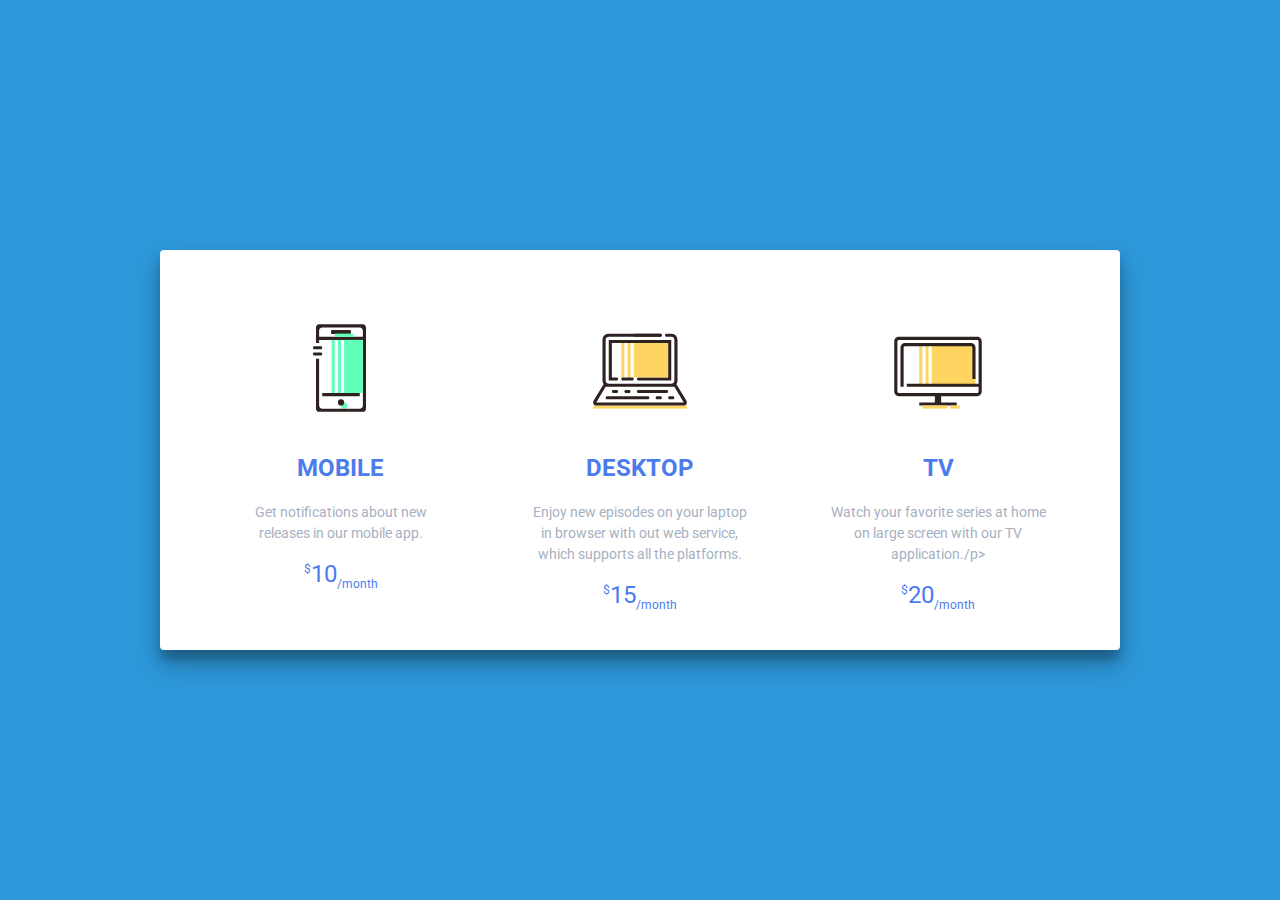
<file: tasks/day-001/index.html>
<!DOCTYPE html>
<html lang="en">
<head>
  <meta charset="UTF-8">
  <meta name="viewport" content="width=device-width, initial-scale=1.0">
  <meta http-equiv="X-UA-Compatible" content="ie=edge">
  <title>Loop 1 - Step 1</title>
  <link href="https://fonts.googleapis.com/css?family=Roboto:400,500,700" rel="stylesheet">
  <link rel="stylesheet" href="./styles.css" />
</head>
<body>
  <main class="container">
    <div class="card">
      <div class="plan">
        <div class="plan__img" ><img src="img/device.svg" height="100" width="100" alt="mobile image" /></div>
        <h2 class="plan__title">Mobile</h2>
        <p class="plan__description">Get notifications about new releases in our mobile app.</p>
        <div class="plan__price"><sup>$</sup>10<sub>/month</sub></div>
      </div>
      <div class="plan">
        <div class="plan__img"><img src="img/laptop.svg" height="100" width="100" alt="mobile image" /></div>
        <h2 class="plan__title">Desktop</h2>
        <p class="plan__description">Enjoy new episodes on your laptop in browser with out web service, which supports all the platforms.</p>
        <div class="plan__price"><sup>$</sup>15<sub>/month</sub></div>
      </div>
      <div class="plan">
        <div class="plan__img"><img src="img/monitor.svg" height="100" width="100" alt="mobile image" /></div>
        <h2 class="plan__title">TV</h2>
        <p class="plan__description">Watch your favorite series at home on large screen with our TV application./p>
        <div class="plan__price"><sup>$</sup>20<sub>/month</sub></div>
      </div>
    </div>
  </main>
</body>
</html>
</file>
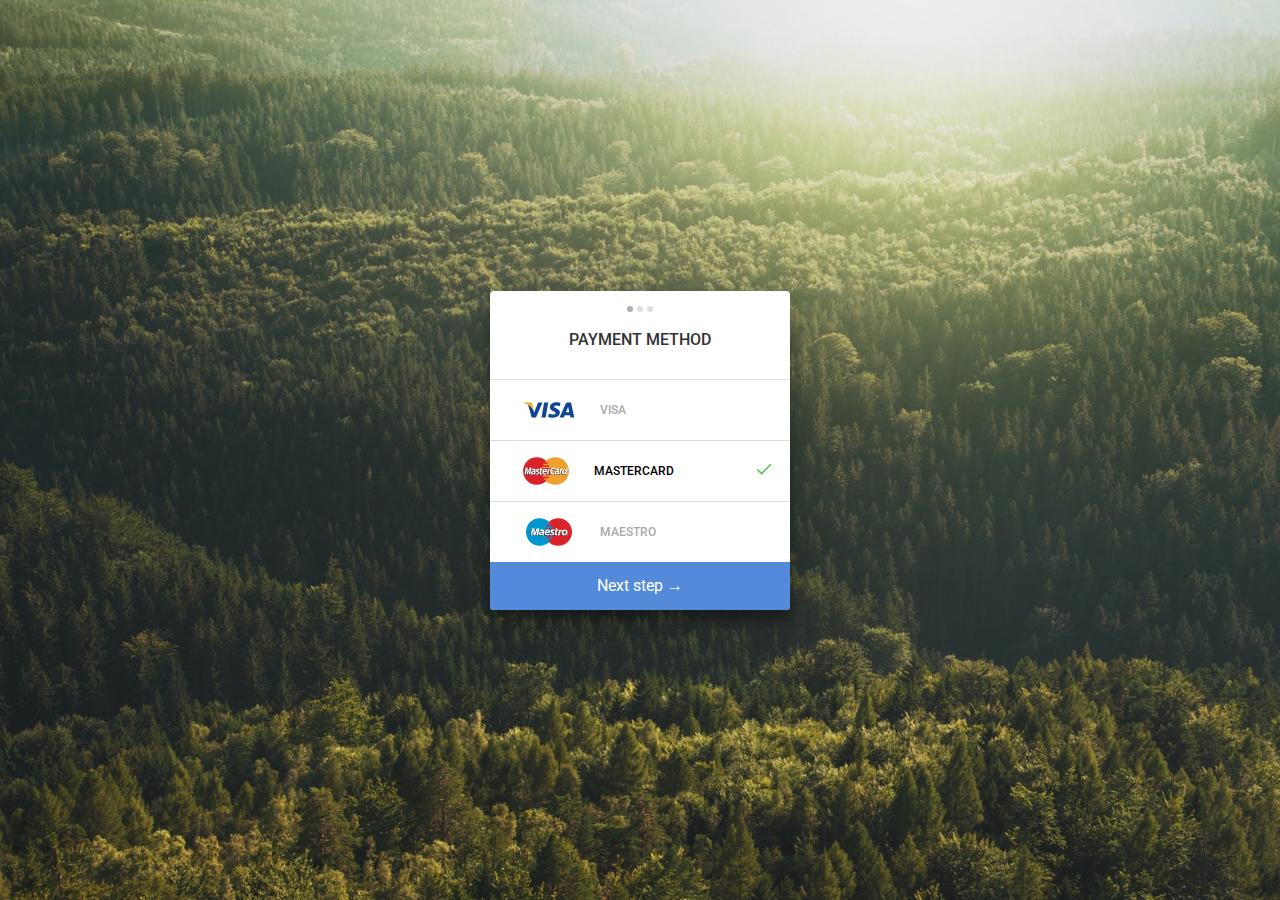
<file: tasks/day-002/index.html>
<!DOCTYPE html>
<html lang="en">
<head>
  <meta charset="UTF-8">
  <meta name="viewport" content="width=device-width, initial-scale=1.0">
  <meta http-equiv="X-UA-Compatible" content="ie=edge">
  <title>Loop 1 - Step 2</title>
  <link href="https://fonts.googleapis.com/css?family=Roboto:400,500,700" rel="stylesheet">
  <link rel="stylesheet" href="./styles.css" />
</head>
<body>
  <main class="container">
    <section class="card">
      <header class="header">
        <div class="dots"><span class="dot"></span><span class="dot"></span><span class="dot"></span></div>
        <h1 class="title">Payment method</h1>
      </header>
      <ul class="payments">
        <li class="payment-card"><img class="card-logo" src="img/visa.svg" height="36" width="36" alt=""><span class="card-text">Visa</span></li>
        <li class="payment-card payment-card-active"><img class="card-logo" src="img/mastercard.svg" height="36" width="36" alt=""><span class="card-text">Mastercard</span><span class="is-check"><img src="img/check.svg" height="20px" width="20px" alt=""></span></li>
        <li class="payment-card"><img class="card-logo" src="img/maestro.svg" height="36" width="36" alt=""><span class="card-text">Maestro</span></li>
      </ul>
      <footer class="footer">
        <a class="button" href="#">Next step →</a>
      </footer>
    </section>
      
  </main>
</body>
</html>
</file>
<file: tasks/day-001/styles.css>
*, *:before, *:after {
  box-sizing: border-box;
}

html, body {
  height: 100%;
  padding: 0;
  margin: 0;
  font-family: Roboto;
}

.container {
  background-color: #2d98da;
  width: 100%;
  height: 100%;
  display: flex;
  justify-content: center;
  align-items: center;
}

.card {
  display: flex;
  width: 100%;
  height: 400px;
  max-width: 960px;
  background-color: #fff;
  border-radius: 4px;
  box-shadow: 0 14px 28px rgba(0, 0, 0, 0.25), 0 10px 10px rgba(0, 0, 0, 0.22);
  padding: 32px;
}

.plan {
  padding: 36px;
  flex-grow: 1;
  flex-basis: 0;
  border-right:1px solid #fff;
  border-radius: 4px;
  display: flex;
  flex-direction: column;
  align-items: center;
  text-align: center;
}

.plan:hover {
  background-color: rgba(165, 177, 194, 0.1);
  cursor: pointer;
}

.plan__title {
  text-transform: uppercase;
  color: rgba(75, 123, 236,1.0);
  font-size: 24px;
  margin: 36px 0 8px 0;
}

.plan__img {
  height: 100px;
  width: 100px;
}

.plan__description {
  margin: 12px 0;
  line-height: 1.5;
  font-size: 14px;
  color: rgba(165, 177, 194, 1);
  margin-bottom: 16px;
}

.plan__price {
  color: rgba(75, 123, 236,1.0);
  font-size: 24px;
}

.plan__price sub, .plan__price sup {
  font-size: 12px;
}
</file>
<file: tasks/day-002/styles.css>
*, *:before, *:after {
  box-sizing: border-box;
}

html, body {
  height: 100%;
  padding: 0;
  margin: 0;
  font-family: 'Roboto';
}

.container {
  height: 100%;
  width: 100%;
  background-image: url("img/background.jpg");
  background-size: cover;
  background-position: center center;
  background-repeat: no-repeat;
  display: flex;
  justify-content: center;
  align-items: center;
}

.card {
  background-color: #fff;
  width: 300px;
  display: flex;
  flex-direction: column;
  overflow: hidden;
  border-radius: 4px;
  box-shadow: 0 14px 28px rgba(0, 0, 0, 0.25), 0 10px 10px rgba(0, 0, 0, 0.22);
}

.dots {
  margin-bottom: 14px;
}

.dot {
  border-radius: 50%;
  width: 6px;
  height: 6px;
  display: inline-block;
  background-color: rgb(222, 222, 222);
  margin: 0 2px;
}

.dot:first-child {
  background-color: rgb(175, 175, 175);
}

.header {
  padding-bottom: 30px;
  padding-top: 6px;
  display: flex;
  flex-direction: column;
  align-items: center;
}

.title {
  margin: 0;
  text-transform: uppercase;
  font-size: 16px;
  font-weight: 500;
  color: rgb(51, 51, 51);
}

.payments {
  padding: 0;
  margin: 0;
  list-style: none;

}

.payment-card {
  padding: 12px 16px 12px 24px;
  color: rgb(170, 170, 172);
  display: flex;
  align-items: center;
  border-top: solid 1px rgb(222, 222, 222);
  text-transform: uppercase;
  font-size: 12px;
  font-weight: 500;
}

.payment-card:hover {
  background-color: rgba(165, 177, 194, 0.3);
  cursor: pointer;
}

.payment-card-active {
  color: #000;
}

.button {
  display: flex;
  background-color: rgb(85, 137, 218);
  align-items: center;
  justify-content: center;
  height: 48px;
  color: #fff;
  text-decoration: none;
}

.button:active {
  transform: translateY(2px);
  transform-origin: 50% 100%;
}

.card-logo {
  margin-right: 16px;
  flex-grow: 2;
  flex-basis: 0;
}

.check {
  flex-grow: 1;
  flex-basis: 0;
}

.card-text {
  flex-grow: 5;
  flex-basis: 0;
}
</file>
